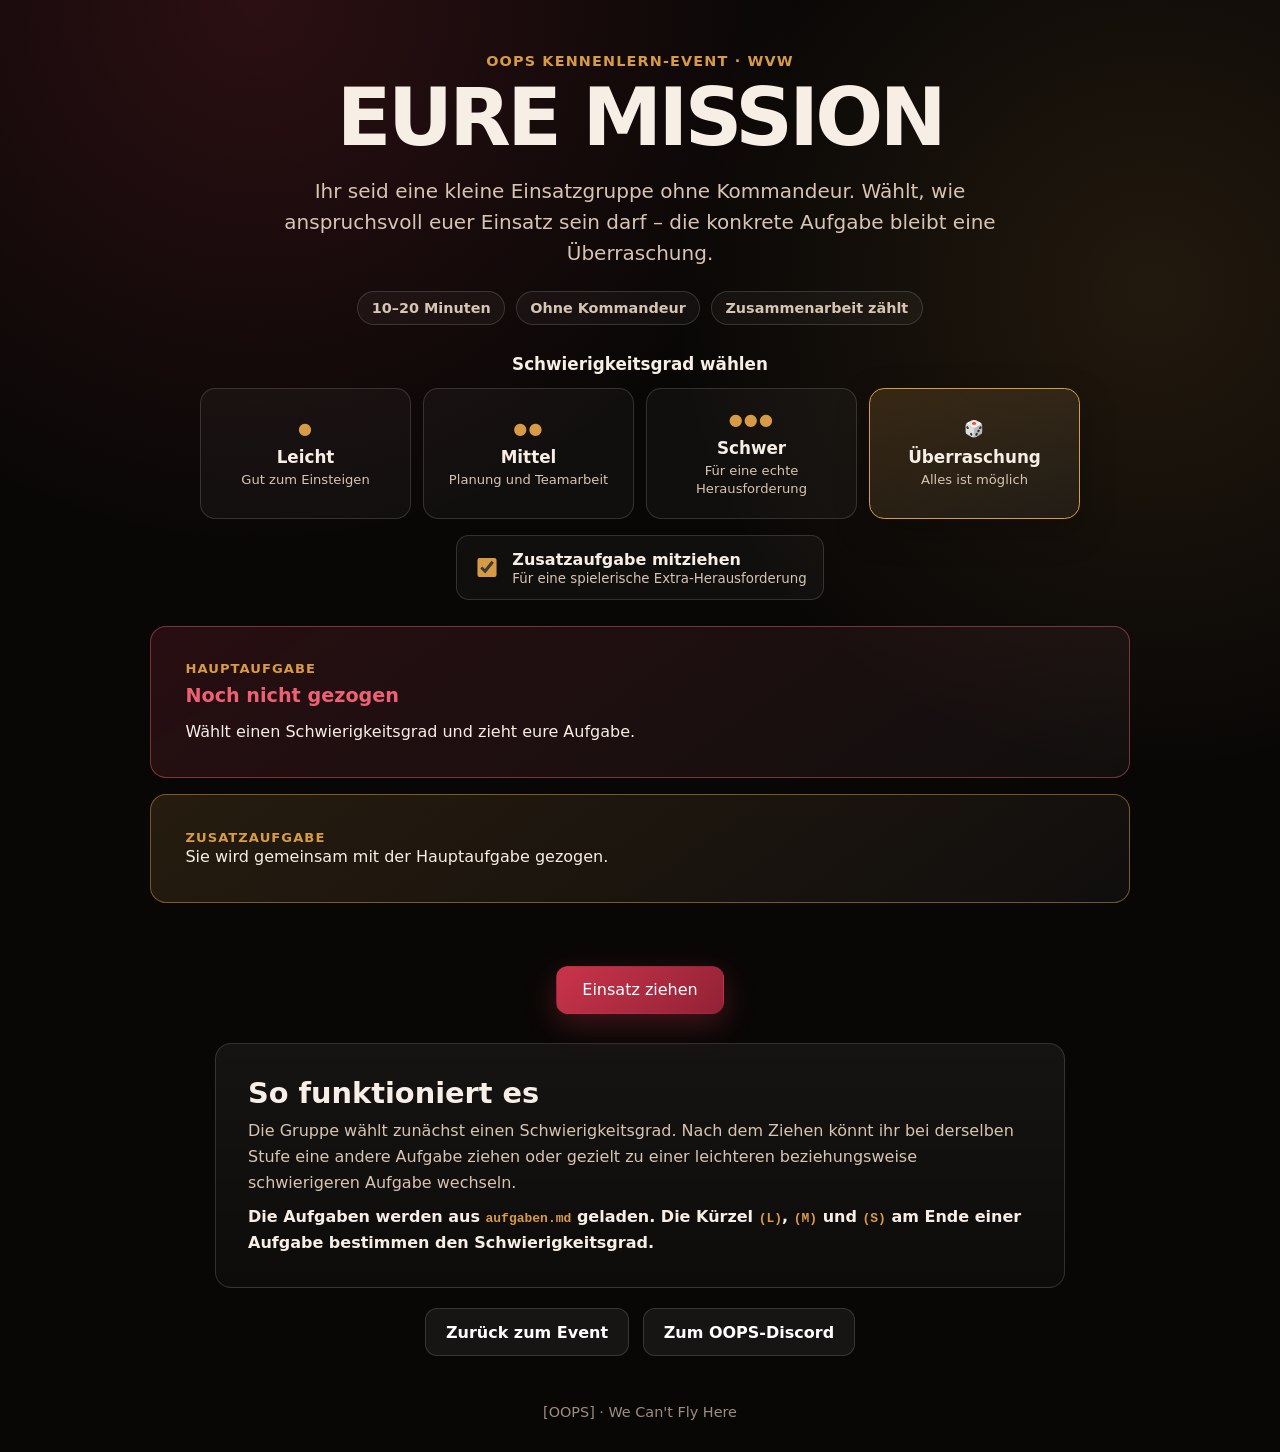
<file: aufgaben.html>
<!doctype html>
<html lang="de">
<head>
  <meta charset="utf-8">
  <meta name="viewport" content="width=device-width, initial-scale=1">
  <meta name="description" content="Zufällige WvW-Gruppenaufgaben für das OOPS Kennenlern-Event.">
  <meta name="theme-color" content="#120b09">
  <title>[OOPS] Einsatzgruppen-Aufgabe</title>
  <link rel="stylesheet" href="styles.css">
  <link rel="stylesheet" href="aufgaben.css">
  <script src="aufgaben.js" defer></script>
</head>
<body>
  <main>
    <section class="hero task-page" id="task-page" aria-labelledby="task-title">
      <div class="eyebrow">OOPS Kennenlern-Event · WvW</div>
      <h1 id="task-title">Eure Mission</h1>

      <div class="before-draw">
        <p class="intro">Ihr seid eine kleine Einsatzgruppe ohne Kommandeur. Wählt, wie anspruchsvoll euer Einsatz sein darf – die konkrete Aufgabe bleibt eine Überraschung.</p>

        <div class="task-rules" aria-label="Rahmenbedingungen">
          <span>10–20 Minuten</span>
          <span>Ohne Kommandeur</span>
          <span>Zusammenarbeit zählt</span>
        </div>

        <fieldset class="difficulty-picker">
          <legend>Schwierigkeitsgrad wählen</legend>
          <div class="difficulty-options">
            <label class="difficulty-option difficulty-easy">
              <input type="radio" name="difficulty" value="L">
              <span class="difficulty-symbol" aria-hidden="true">●</span>
              <strong>Leicht</strong>
              <small>Gut zum Einsteigen</small>
            </label>
            <label class="difficulty-option difficulty-medium">
              <input type="radio" name="difficulty" value="M">
              <span class="difficulty-symbol" aria-hidden="true">●●</span>
              <strong>Mittel</strong>
              <small>Planung und Teamarbeit</small>
            </label>
            <label class="difficulty-option difficulty-hard">
              <input type="radio" name="difficulty" value="S">
              <span class="difficulty-symbol" aria-hidden="true">●●●</span>
              <strong>Schwer</strong>
              <small>Für eine echte Herausforderung</small>
            </label>
            <label class="difficulty-option difficulty-random">
              <input type="radio" name="difficulty" value="random" checked>
              <span class="difficulty-symbol" aria-hidden="true">🎲</span>
              <strong>Überraschung</strong>
              <small>Alles ist möglich</small>
            </label>
          </div>
        </fieldset>

        <label class="bonus-toggle">
          <input type="checkbox" id="include-bonus" checked>
          <span>
            <strong>Zusatzaufgabe mitziehen</strong>
            <small>Für eine spielerische Extra-Herausforderung</small>
          </span>
        </label>
      </div>

      <section class="mission-panel" aria-live="polite" aria-atomic="true">
        <div class="mission-card main-mission-card">
          <div class="mission-heading">
            <p class="mission-label">Hauptaufgabe</p>
            <span class="difficulty-badge" id="difficulty-badge" hidden></span>
          </div>
          <p class="mission-category" id="category">Noch nicht gezogen</p>
          <p class="mission-text" id="main-task">Wählt einen Schwierigkeitsgrad und zieht eure Aufgabe.</p>
        </div>

        <div class="mission-card bonus-card" id="bonus-card">
          <p class="mission-label">Zusatzaufgabe</p>
          <p class="mission-text" id="bonus-task">Sie wird gemeinsam mit der Hauptaufgabe gezogen.</p>
        </div>

        <div class="mission-guidance" hidden>
          <p>Passt Ziel, Karte oder Feste gemeinsam an die aktuelle Spielsituation an. Ein guter Plan, klare Rollen und Zusammenarbeit sind wichtiger als ein perfekter Erfolg.</p>
        </div>

        <p class="mission-time" hidden>Plant für euren Einsatz etwa 15 Minuten ein.</p>
        <p id="task-status" class="status" role="status"></p>
      </section>

      <div class="actions task-actions before-draw">
        <button class="button primary" id="draw-task" type="button">Einsatz ziehen</button>
      </div>

      <div class="actions task-actions after-draw" hidden>
        <button class="button secondary difficulty-action" id="draw-easier" type="button">Leichter</button>
        <button class="button primary" id="draw-again" type="button">Andere Aufgabe</button>
        <button class="button secondary difficulty-action" id="draw-harder" type="button">Schwieriger</button>
        <button class="button secondary" id="copy-task" type="button">Aufgabe kopieren</button>
        <button class="button text-button" id="change-selection" type="button">Auswahl ändern</button>
      </div>

      <div class="event-info compact-info before-draw">
        <h2>So funktioniert es</h2>
        <p>Die Gruppe wählt zunächst einen Schwierigkeitsgrad. Nach dem Ziehen könnt ihr bei derselben Stufe eine andere Aufgabe ziehen oder gezielt zu einer leichteren beziehungsweise schwierigeren Aufgabe wechseln.</p>
        <p class="note">Die Aufgaben werden aus <code>aufgaben.md</code> geladen. Die Kürzel <code>(L)</code>, <code>(M)</code> und <code>(S)</code> am Ende einer Aufgabe bestimmen den Schwierigkeitsgrad.</p>
      </div>

      <div class="actions back-link before-draw">
        <a class="button secondary" href="index.html">Zurück zum Event</a>
        <a class="button secondary" href="https://discord.gg/EwYqEqCdZz" target="_blank" rel="noopener noreferrer">Zum OOPS-Discord</a>
      </div>
    </section>
  </main>
  <footer><span>[OOPS] · We Can't Fly Here</span></footer>
</body>
</html>
</file>
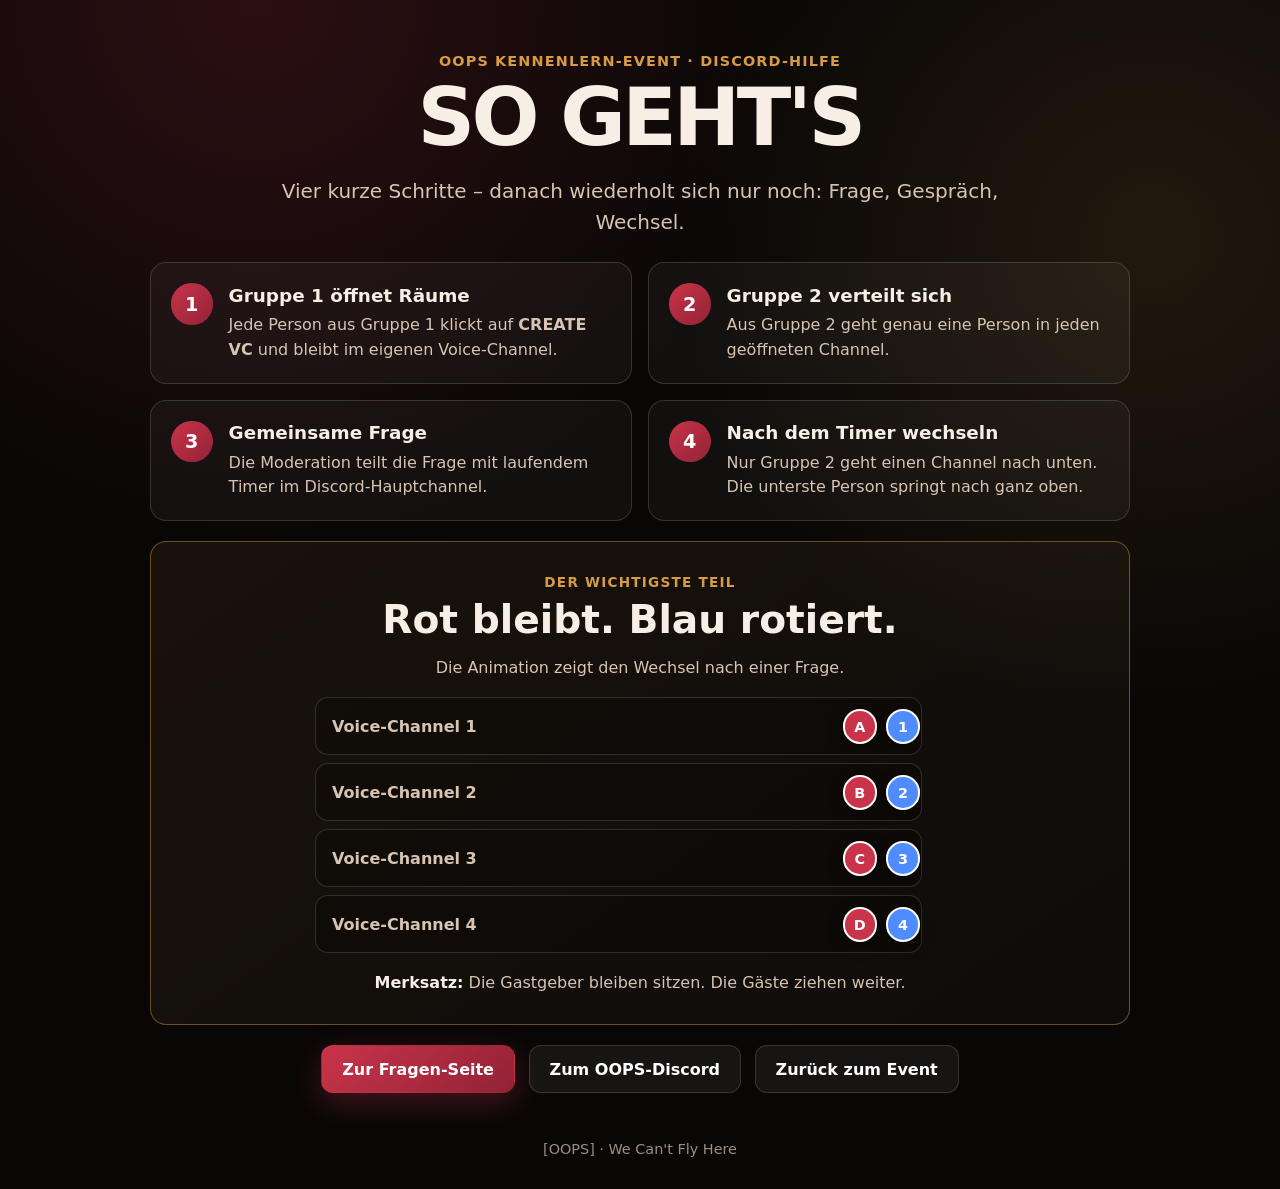
<file: fragen-help.html>
<!doctype html>
<html lang="de">
<head>
  <meta charset="utf-8">
  <meta name="viewport" content="width=device-width, initial-scale=1">
  <meta name="description" content="Kurze Erklärung des OOPS Member-Speeddatings im Discord.">
  <meta name="theme-color" content="#120b09">
  <title>[OOPS] So funktioniert das Member-Speeddating</title>
  <link rel="stylesheet" href="styles.css">
  <link rel="stylesheet" href="fragen.css">
</head>
<body>
  <main>
    <section class="hero question-page help-page" aria-labelledby="page-title">
      <div class="eyebrow">OOPS Kennenlern-Event · Discord-Hilfe</div>
      <h1 id="page-title">So geht's</h1>
      <p class="intro">Vier kurze Schritte – danach wiederholt sich nur noch: Frage, Gespräch, Wechsel.</p>

      <div class="method-steps">
        <article class="method-step">
          <span class="step-number">1</span>
          <div>
            <h2>Gruppe 1 öffnet Räume</h2>
            <p>Jede Person aus Gruppe 1 klickt auf <strong>CREATE VC</strong> und bleibt im eigenen Voice-Channel.</p>
          </div>
        </article>
        <article class="method-step">
          <span class="step-number">2</span>
          <div>
            <h2>Gruppe 2 verteilt sich</h2>
            <p>Aus Gruppe 2 geht genau eine Person in jeden geöffneten Channel.</p>
          </div>
        </article>
        <article class="method-step">
          <span class="step-number">3</span>
          <div>
            <h2>Gemeinsame Frage</h2>
            <p>Die Moderation teilt die Frage mit laufendem Timer im Discord-Hauptchannel.</p>
          </div>
        </article>
        <article class="method-step">
          <span class="step-number">4</span>
          <div>
            <h2>Nach dem Timer wechseln</h2>
            <p>Nur Gruppe 2 geht einen Channel nach unten. Die unterste Person springt nach ganz oben.</p>
          </div>
        </article>
      </div>

      <section class="rotation-demo" aria-labelledby="rotation-title">
        <p class="rotation-kicker">Der wichtigste Teil</p>
        <h2 id="rotation-title">Rot bleibt. Blau rotiert.</h2>
        <p class="rotation-intro">Die Animation zeigt den Wechsel nach einer Frage.</p>

        <div class="discord-channel-demo" aria-label="Animierte Darstellung von vier Voice-Channels">
          <div class="demo-channel"><span>Voice-Channel 1</span><b class="host-token">A</b></div>
          <div class="demo-channel"><span>Voice-Channel 2</span><b class="host-token">B</b></div>
          <div class="demo-channel"><span>Voice-Channel 3</span><b class="host-token">C</b></div>
          <div class="demo-channel"><span>Voice-Channel 4</span><b class="host-token">D</b></div>

          <b class="guest-token guest-1">1</b>
          <b class="guest-token guest-2">2</b>
          <b class="guest-token guest-3">3</b>
          <b class="guest-token guest-4">4</b>
        </div>

        <p class="rotation-summary">
          <strong>Merksatz:</strong> Die Gastgeber bleiben sitzen. Die Gäste ziehen weiter.
        </p>
      </section>

      <div class="actions back-link">
        <a class="button primary" href="fragen.html">Zur Fragen-Seite</a>
        <a class="button secondary" href="https://discord.gg/EwYqEqCdZz" target="_blank" rel="noopener noreferrer">Zum OOPS-Discord</a>
        <a class="button secondary" href="index.html">Zurück zum Event</a>
      </div>
    </section>
  </main>

  <footer><span>[OOPS] · We Can't Fly Here</span></footer>
</body>
</html>
</file>
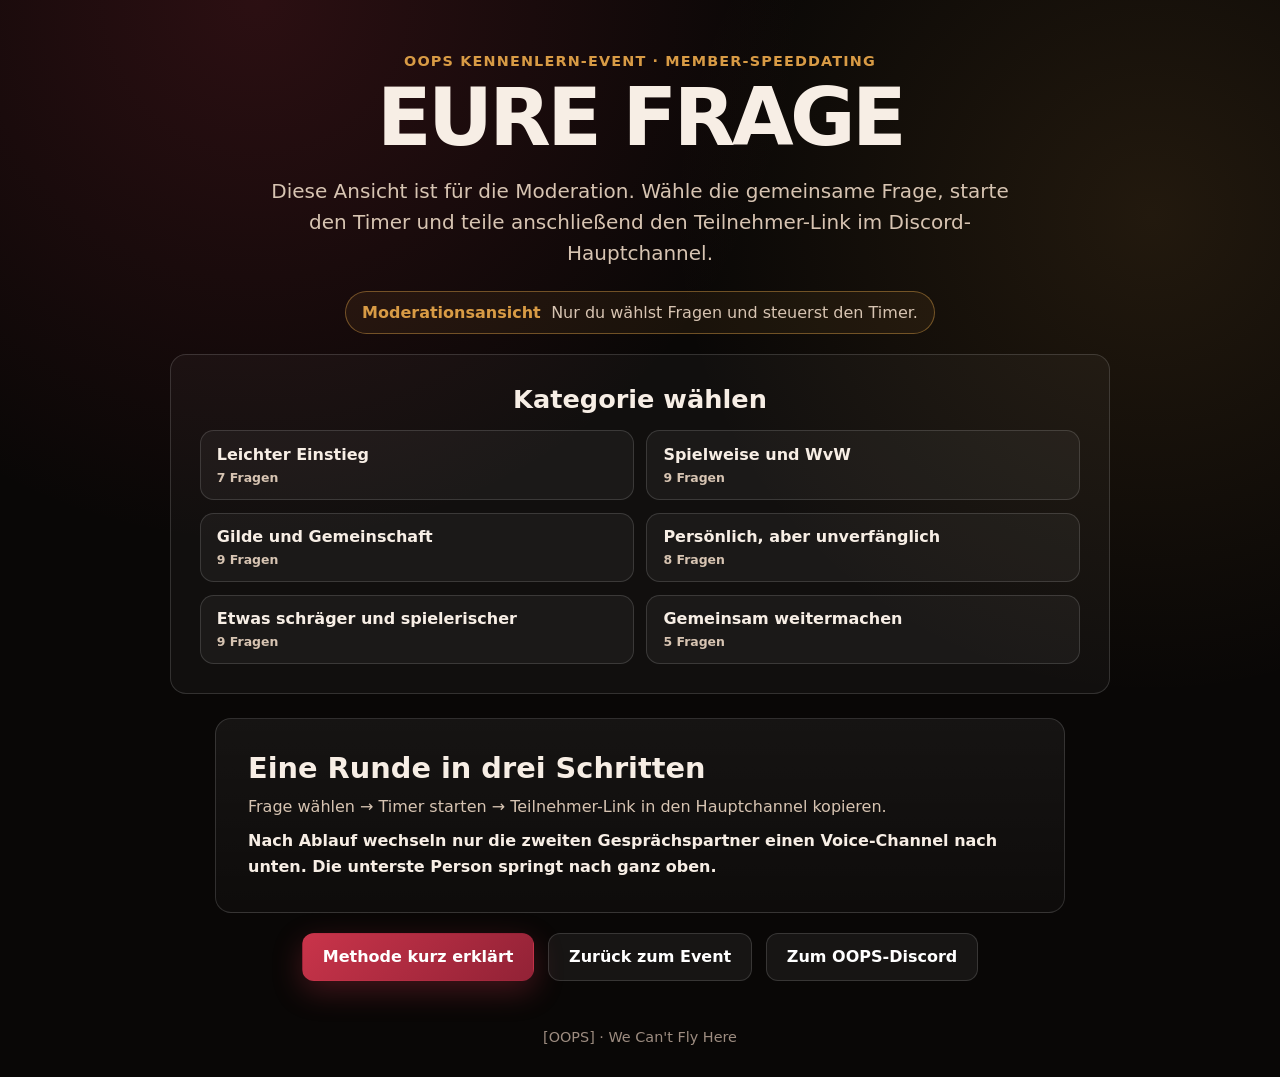
<file: fragen.html>
<!doctype html>
<html lang="de">
<head>
  <meta charset="utf-8">
  <meta name="viewport" content="width=device-width, initial-scale=1">
  <meta name="description" content="Gemeinsame Gesprächsfragen und Timer für das OOPS Member-Speeddating.">
  <meta name="theme-color" content="#120b09">
  <title>[OOPS] Speeddating-Frage</title>
  <link rel="stylesheet" href="styles.css">
  <link rel="stylesheet" href="fragen.css">
  <script src="fragen.js" defer></script>
</head>
<body>
  <main>
    <section class="hero question-page" id="question-page" aria-labelledby="page-title">
      <div class="eyebrow">OOPS Kennenlern-Event · Member-Speeddating</div>
      <h1 id="page-title">Eure Frage</h1>

      <div class="before-question">
        <p class="intro">
          Diese Ansicht ist für die Moderation. Wähle die gemeinsame Frage,
          starte den Timer und teile anschließend den Teilnehmer-Link im Discord-Hauptchannel.
        </p>

        <div class="role-note" role="note">
          <strong>Moderationsansicht</strong>
          <span>Nur du wählst Fragen und steuerst den Timer.</span>
        </div>

        <div class="category-panel" aria-labelledby="category-title">
          <h2 id="category-title">Kategorie wählen</h2>
          <div class="category-buttons" id="category-buttons"></div>
        </div>

        <div class="event-info compact-info">
          <h2>Eine Runde in drei Schritten</h2>
          <p>Frage wählen → Timer starten → Teilnehmer-Link in den Hauptchannel kopieren.</p>
          <p class="note">
            Nach Ablauf wechseln nur die zweiten Gesprächspartner einen Voice-Channel nach unten.
            Die unterste Person springt nach ganz oben.
          </p>
        </div>

        <div class="actions back-link">
          <a class="button primary" href="fragen-help.html">Methode kurz erklärt</a>
          <a class="button secondary" href="index.html">Zurück zum Event</a>
          <a class="button secondary" href="https://discord.gg/EwYqEqCdZz" target="_blank" rel="noopener noreferrer">Zum OOPS-Discord</a>
        </div>
      </div>

      <section class="participant-waiting" id="participant-waiting" hidden aria-live="polite">
        <p class="question-label">Member-Speeddating</p>
        <h2>Wartet auf die nächste Frage</h2>
        <p id="participant-waiting-text">
          Die Moderation veröffentlicht den Link zur gemeinsamen Frage im Discord-Hauptchannel.
        </p>
        <a class="button secondary" href="fragen-help.html">Wie funktioniert der Wechsel?</a>
      </section>

      <section class="question-result" aria-live="polite" hidden>
        <article class="question-card">
          <p class="question-label">Gesprächsrunde</p>
          <p class="question-category" id="question-category"></p>
          <p class="question-text" id="question-text"></p>
        </article>

        <div class="question-guidance">
          <p>
            Hört einander zu, fragt gern nach und sucht nach Gemeinsamkeiten.
            Jede Person darf eine Antwort auch kurz halten oder passen.
          </p>
        </div>

        <section class="timer-panel" aria-labelledby="timer-title">
          <h2 id="timer-title">Gesprächszeit</h2>

          <div class="timer-setup" id="timer-setup" data-moderator-only>
            <p>Timer starten:</p>
            <div class="timer-options" aria-label="Gesprächsdauer wählen">
              <button class="button timer-choice" type="button" data-minutes="1">1 Minute</button>
              <button class="button timer-choice" type="button" data-minutes="2">2 Minuten</button>
              <button class="button timer-choice" type="button" data-minutes="3">3 Minuten</button>
              <button class="button timer-choice" type="button" data-minutes="5">5 Minuten</button>
            </div>
          </div>

          <p class="timer-waiting" id="timer-waiting" hidden>
            Wartet auf den Start der Gesprächsrunde.
          </p>

          <div class="timer-running" id="timer-running" hidden>
            <div class="timer-display" id="timer-display" aria-live="off">03:00</div>
            <div class="timer-track" role="progressbar" aria-label="Verbleibende Gesprächszeit"
                 aria-valuemin="0" aria-valuemax="100" aria-valuenow="100">
              <div class="timer-progress" id="timer-progress"></div>
            </div>
            <button class="button secondary timer-stop" id="timer-stop" type="button" data-moderator-only>Timer stoppen</button>
          </div>
        </section>

        <section class="rotation-instruction" id="rotation-instruction" hidden aria-live="assertive">
          <p class="rotation-kicker">Zeit – jetzt wechseln!</p>
          <h2>Die zweite Gesprächsperson geht einen Channel nach unten.</h2>
          <p>
            Wer im untersten Voice-Channel ist, wechselt nach ganz oben.
            Gruppe 1 bleibt in ihren Channels. Wartet danach auf die nächste Frage im Hauptchannel.
          </p>
          <div class="mini-rotation" aria-hidden="true">
            <span>1 ↓</span><span>2 ↓</span><span>…</span><span>letzte ↟ nach oben</span>
          </div>
        </section>

        <p id="question-status" class="status" role="status"></p>

        <div class="actions question-actions" data-moderator-only>
          <button class="button primary" id="draw-again" type="button">Andere Frage dieser Kategorie</button>
          <button class="button secondary" id="choose-category" type="button">Andere Kategorie</button>
          <button class="button secondary" id="copy-link" type="button">Teilnehmer-Link kopieren</button>
        </div>
      </section>

      <noscript>
        <div class="event-info">
          <p>Für Fragen und gemeinsamen Timer muss JavaScript aktiviert sein.</p>
        </div>
      </noscript>
    </section>
  </main>

  <footer><span>[OOPS] · We Can't Fly Here</span></footer>
</body>
</html>
</file>
<file: styles.css>
:root {
  color-scheme: dark;
  --bg: #090706;
  --panel: #17100d;
  --text: #f7eee5;
  --muted: #d7c4b2;
  --red: #c9344a;
  --red-light: #ee6074;
  --gold: #d89b45;
  --line: rgba(255,255,255,.14);
  --shadow: 0 24px 70px rgba(0,0,0,.5);
}

* { box-sizing: border-box; }
html { scroll-behavior: smooth; }
body {
  margin: 0;
  min-height: 100vh;
  font-family: Inter, ui-sans-serif, system-ui, -apple-system, BlinkMacSystemFont, "Segoe UI", sans-serif;
  color: var(--text);
  background:
    radial-gradient(circle at 20% 0%, rgba(201,52,74,.18), transparent 34rem),
    radial-gradient(circle at 90% 20%, rgba(216,155,69,.12), transparent 30rem),
    var(--bg);
}

main { padding: clamp(1rem, 4vw, 3.5rem) 1rem 2rem; }
.hero { width: min(1120px, 100%); margin: 0 auto; text-align: center; }
.eyebrow {
  display: inline-block;
  margin-bottom: .7rem;
  color: var(--gold);
  font-weight: 800;
  letter-spacing: .08em;
  text-transform: uppercase;
  font-size: clamp(.72rem, 1.8vw, .9rem);
}
h1 {
  margin: 0;
  font-size: clamp(2.4rem, 8vw, 5.7rem);
  line-height: .95;
  letter-spacing: -.045em;
  text-transform: uppercase;
}
.date {
  margin: .9rem 0 0;
  color: var(--red-light);
  font-size: clamp(1.15rem, 3vw, 1.65rem);
  font-weight: 850;
}
.intro {
  max-width: 760px;
  margin: 1rem auto 1.5rem;
  color: var(--muted);
  font-size: clamp(1rem, 2.2vw, 1.25rem);
  line-height: 1.55;
}
.actions {
  display: flex;
  flex-wrap: wrap;
  justify-content: center;
  gap: .8rem;
  margin-bottom: 1.6rem;
}
.button {
  display: inline-flex;
  min-height: 3rem;
  align-items: center;
  justify-content: center;
  padding: .8rem 1.25rem;
  border: 1px solid transparent;
  border-radius: .75rem;
  color: white;
  font-weight: 800;
  text-decoration: none;
  transition: transform .15s ease, filter .15s ease, border-color .15s ease;
}
.button:hover { transform: translateY(-2px); filter: brightness(1.08); }
.button:focus-visible { outline: 3px solid white; outline-offset: 3px; }
.primary { background: linear-gradient(135deg, var(--red), #922236); box-shadow: 0 10px 30px rgba(201,52,74,.3); }
.secondary { background: rgba(255,255,255,.06); border-color: var(--line); }
.flyer {
  margin: 0;
  padding: clamp(.35rem, 1vw, .7rem);
  border: 1px solid var(--line);
  border-radius: 1rem;
  background: rgba(255,255,255,.035);
  box-shadow: var(--shadow);
}
.flyer img {
  display: block;
  width: 100%;
  height: auto;
  border-radius: .65rem;
}
.event-info {
  margin: 1.5rem auto 0;
  padding: clamp(1.2rem, 3vw, 2rem);
  max-width: 850px;
  border: 1px solid var(--line);
  border-radius: 1rem;
  background: linear-gradient(180deg, rgba(255,255,255,.055), rgba(255,255,255,.025));
  text-align: left;
}
.event-info h2 { margin: 0 0 .55rem; font-size: clamp(1.35rem, 3vw, 1.8rem); }
.event-info p { margin: .55rem 0 0; color: var(--muted); line-height: 1.6; }
.event-info .note { color: var(--text); font-weight: 650; }
footer { padding: 1rem 1rem 2rem; color: #9d8c80; text-align: center; font-size: .9rem; }

.sound-toggle {
  position: fixed;
  z-index: 20;
  top: max(1rem, env(safe-area-inset-top));
  right: max(1rem, env(safe-area-inset-right));
  display: inline-flex;
  min-height: 2.75rem;
  align-items: center;
  gap: .55rem;
  padding: .62rem .8rem;
  border: 1px solid var(--line);
  border-radius: 999px;
  color: var(--text);
  background: rgba(23,16,13,.9);
  box-shadow: 0 8px 28px rgba(0,0,0,.35);
  backdrop-filter: blur(12px);
  cursor: pointer;
  font: inherit;
  font-size: .9rem;
  font-weight: 800;
  transition: transform .15s ease, border-color .15s ease, background .15s ease;
}
.sound-toggle:hover { transform: translateY(-2px); background: rgba(35,24,20,.96); }
.sound-toggle:focus-visible { outline: 3px solid white; outline-offset: 3px; }
.sound-toggle img {
  width: 1.35rem;
  height: 1.35rem;
  filter: invert(1);
}
.sound-toggle.is-muted img { opacity: .6; }
.sound-toggle.needs-start { border-color: var(--gold); }

@media (max-width: 520px) {
  .actions { display: grid; grid-template-columns: 1fr; }
  .button { width: 100%; }
  .sound-toggle {
    top: max(.65rem, env(safe-area-inset-top));
    right: max(.65rem, env(safe-area-inset-right));
    padding: .65rem;
  }
  .sound-toggle-label {
    position: absolute;
    width: 1px;
    height: 1px;
    padding: 0;
    margin: -1px;
    overflow: hidden;
    clip: rect(0, 0, 0, 0);
    white-space: nowrap;
    border: 0;
  }
}

@media (prefers-reduced-motion: reduce) {
  html { scroll-behavior: auto; }
  .button,
  .sound-toggle { transition: none; }
}
</file>
<file: aufgaben.css>
button.button {
  cursor: pointer;
  font: inherit;
}

button.button:disabled {
  cursor: not-allowed;
  opacity: .45;
  transform: none;
}

.task-page {
  max-width: 980px;
}

.task-page h1 {
  margin-bottom: 1.25rem;
  font-size: clamp(2.7rem, 8vw, 5rem);
}

.task-page .intro {
  margin-top: 0;
  margin-bottom: 1.35rem;
}

.task-rules {
  display: flex;
  flex-wrap: wrap;
  justify-content: center;
  gap: .65rem;
  margin: 0 auto 1.8rem;
}

.task-rules span {
  padding: .5rem .85rem;
  border: 1px solid var(--line);
  border-radius: 999px;
  color: var(--muted);
  background: rgba(255,255,255,.04);
  font-size: .9rem;
  font-weight: 750;
}

.difficulty-picker {
  max-width: 880px;
  margin: 0 auto 1rem;
  padding: 0;
  border: 0;
}

.difficulty-picker legend {
  width: 100%;
  margin-bottom: .9rem;
  font-size: 1.05rem;
  font-weight: 850;
  text-align: center;
}

.difficulty-options {
  display: grid;
  grid-template-columns: repeat(4, minmax(0, 1fr));
  gap: .75rem;
}

.difficulty-option {
  position: relative;
  display: grid;
  gap: .25rem;
  min-height: 8.2rem;
  align-content: center;
  padding: 1rem .75rem;
  border: 1px solid var(--line);
  border-radius: .95rem;
  background: rgba(255,255,255,.035);
  cursor: pointer;
  transition: transform .15s ease, border-color .15s ease, background .15s ease;
}

.difficulty-option:hover {
  transform: translateY(-2px);
  border-color: rgba(255,255,255,.32);
}

.difficulty-option:has(input:focus-visible) {
  outline: 3px solid white;
  outline-offset: 3px;
}

.difficulty-option:has(input:checked) {
  border-color: var(--gold);
  background: linear-gradient(145deg, rgba(216,155,69,.18), rgba(255,255,255,.05));
  box-shadow: 0 12px 35px rgba(0,0,0,.25);
}

.difficulty-option input {
  position: absolute;
  inline-size: 1px;
  block-size: 1px;
  opacity: 0;
}

.difficulty-symbol {
  min-height: 1.5rem;
  color: var(--gold);
  font-size: 1rem;
  letter-spacing: .08em;
}

.difficulty-option strong {
  font-size: 1.05rem;
}

.difficulty-option small {
  color: var(--muted);
  font-size: .82rem;
  line-height: 1.35;
}

.bonus-toggle {
  display: flex;
  gap: .8rem;
  align-items: center;
  width: fit-content;
  max-width: 100%;
  margin: 1rem auto 1.6rem;
  padding: .85rem 1rem;
  border: 1px solid var(--line);
  border-radius: .8rem;
  background: rgba(255,255,255,.035);
  text-align: left;
  cursor: pointer;
}

.bonus-toggle input {
  width: 1.2rem;
  height: 1.2rem;
  accent-color: var(--gold);
}

.bonus-toggle span {
  display: grid;
  gap: .1rem;
}

.bonus-toggle small {
  color: var(--muted);
}

.mission-panel {
  display: grid;
  gap: 1rem;
  margin: 1.25rem auto 1.5rem;
  text-align: left;
}

.mission-card {
  padding: clamp(1.35rem, 4vw, 2.15rem);
  border: 1px solid rgba(238,96,116,.45);
  border-radius: 1rem;
  background: linear-gradient(145deg, rgba(201,52,74,.16), rgba(255,255,255,.035));
  box-shadow: var(--shadow);
}

.bonus-card {
  border-color: rgba(216,155,69,.5);
  background: linear-gradient(145deg, rgba(216,155,69,.14), rgba(255,255,255,.03));
}

.mission-heading {
  display: flex;
  flex-wrap: wrap;
  justify-content: space-between;
  gap: .6rem;
  align-items: center;
  margin-bottom: .5rem;
}

.mission-label {
  margin: 0;
  color: var(--gold);
  font-size: .82rem;
  font-weight: 850;
  letter-spacing: .08em;
  text-transform: uppercase;
}

.difficulty-badge {
  padding: .35rem .65rem;
  border: 1px solid currentColor;
  border-radius: 999px;
  font-size: .82rem;
  font-weight: 850;
  letter-spacing: .03em;
}

.difficulty-badge.easy { color: #9ed59e; }
.difficulty-badge.medium { color: var(--gold); }
.difficulty-badge.hard { color: var(--red-light); }

.mission-category {
  margin: 0 0 .8rem;
  color: var(--red-light);
  font-size: clamp(1rem, 2.3vw, 1.2rem);
  font-weight: 850;
}

.mission-text {
  margin: 0;
  font-size: clamp(1.2rem, 3vw, 1.65rem);
  line-height: 1.45;
  font-weight: 760;
}

.mission-guidance {
  padding: 1.2rem 1.35rem;
  border: 1px solid var(--line);
  border-radius: .9rem;
  background: rgba(255,255,255,.045);
  color: var(--muted);
}

.mission-guidance p {
  margin: 0;
  font-size: clamp(1rem, 2vw, 1.12rem);
  line-height: 1.6;
}

.mission-time {
  margin: .25rem 0 0;
  color: var(--text);
  font-size: clamp(1.2rem, 3vw, 1.65rem);
  font-weight: 850;
  text-align: center;
}

.status {
  min-height: 1.4rem;
  margin: 0;
  color: var(--muted);
  text-align: center;
}

.task-actions {
  gap: .75rem;
  margin: 1.25rem 0 1.8rem;
}

.task-actions .button {
  min-width: 10.5rem;
}

.task-actions .text-button {
  border-color: transparent;
  background: transparent;
  color: var(--muted);
}

.compact-info {
  margin-top: 0;
}

.compact-info code {
  color: var(--gold);
}

.back-link {
  gap: .85rem;
  margin: 1.25rem 0 0;
}

.mission-drawn .before-draw {
  display: none;
}

.mission-drawn .mission-panel {
  gap: 1.15rem;
  margin-top: .25rem;
}

.mission-drawn .mission-card {
  border-width: 2px;
}

.mission-drawn .main-mission-card {
  box-shadow: 0 22px 65px rgba(201,52,74,.23);
}

.mission-drawn .bonus-card {
  box-shadow: 0 18px 55px rgba(216,155,69,.16);
}

.mission-drawn .task-actions {
  margin-top: 1.5rem;
  margin-bottom: 0;
}

body:has(.mission-drawn) footer {
  display: none;
}

[hidden] {
  display: none !important;
}

.task-page:not(.mission-drawn) .mission-panel {
  margin-top: 1rem;
}

.task-page:not(.mission-drawn) .mission-card {
  box-shadow: none;
}

.task-page:not(.mission-drawn) .mission-text {
  font-size: 1rem;
  font-weight: 500;
}

.mission-drawn h1 {
  margin-bottom: 1.6rem;
}

.mission-drawn .mission-panel {
  margin-bottom: 1rem;
}

.mission-drawn .mission-guidance {
  margin-top: .1rem;
}

.mission-drawn .mission-time {
  margin: .55rem 0 .15rem;
}

.mission-drawn .task-actions {
  justify-content: center;
}

@media (max-width: 760px) {
  .difficulty-options {
    grid-template-columns: repeat(2, minmax(0, 1fr));
  }
}

@media (max-width: 620px) {
  .task-page h1 {
    margin-bottom: 1rem;
  }

  .mission-panel {
    gap: .8rem;
  }

  .task-actions {
    display: grid;
    grid-template-columns: repeat(2, minmax(0, 1fr));
  }

  .task-actions .button {
    width: 100%;
    min-width: 0;
  }

  .task-actions .text-button,
  .task-actions .primary {
    grid-column: 1 / -1;
  }
}

@media (max-width: 430px) {
  .difficulty-options,
  .task-actions {
    grid-template-columns: 1fr;
  }

  .task-actions .text-button,
  .task-actions .primary {
    grid-column: auto;
  }
}

@media (prefers-reduced-motion: reduce) {
  .difficulty-option {
    transition: none;
  }
}
</file>
<file: fragen.css>
button.button {
  cursor: pointer;
  font: inherit;
}

button.button:disabled {
  cursor: wait;
  opacity: .55;
}

[hidden] {
  display: none !important;
}

.question-page {
  max-width: 940px;
}

.question-page h1 {
  margin-bottom: 1.25rem;
  font-size: clamp(2.7rem, 8vw, 5rem);
}

.question-page .intro {
  margin-top: 0;
  margin-bottom: 1.35rem;
}

.role-note {
  display: flex;
  align-items: center;
  justify-content: center;
  gap: .65rem;
  width: fit-content;
  max-width: 100%;
  margin: 0 auto 1.25rem;
  padding: .7rem 1rem;
  border: 1px solid rgba(216,155,69,.45);
  border-radius: 999px;
  background: rgba(216,155,69,.08);
  color: var(--muted);
}

.role-note strong {
  color: var(--gold);
}

.category-panel {
  margin: 0 auto 1.5rem;
  padding: clamp(1.25rem, 3vw, 1.8rem);
  border: 1px solid var(--line);
  border-radius: 1rem;
  background: rgba(255,255,255,.035);
  text-align: left;
}

.category-panel h2 {
  margin: 0 0 1rem;
  font-size: clamp(1.25rem, 3vw, 1.6rem);
  text-align: center;
}

.category-buttons {
  display: grid;
  grid-template-columns: repeat(2, minmax(0, 1fr));
  gap: .8rem;
}

.category-choice {
  min-height: 4.3rem;
  padding: .85rem 1rem;
  border: 1px solid var(--line);
  border-radius: .85rem;
  color: var(--text);
  background: rgba(255,255,255,.045);
  font: inherit;
  font-weight: 800;
  line-height: 1.25;
  text-align: left;
  cursor: pointer;
  transition: transform .15s ease, border-color .15s ease, background .15s ease;
}

.category-choice:hover {
  transform: translateY(-2px);
  border-color: rgba(216,155,69,.6);
  background: rgba(216,155,69,.09);
}

.category-choice:focus-visible {
  outline: 3px solid white;
  outline-offset: 3px;
}

.category-choice small {
  display: block;
  margin-top: .3rem;
  color: var(--muted);
  font-size: .78rem;
  font-weight: 600;
}

.compact-info {
  margin-top: 0;
}

.back-link {
  gap: .85rem;
  margin: 1.25rem 0 0;
}

.question-result {
  margin-top: .35rem;
}

.question-card {
  padding: clamp(1.5rem, 5vw, 2.6rem);
  border: 2px solid rgba(238,96,116,.55);
  border-radius: 1.1rem;
  background:
    radial-gradient(circle at 10% 0%, rgba(201,52,74,.19), transparent 25rem),
    linear-gradient(145deg, rgba(201,52,74,.13), rgba(255,255,255,.035));
  box-shadow: 0 22px 65px rgba(201,52,74,.22);
  text-align: left;
}

.question-label {
  margin: 0 0 .55rem;
  color: var(--gold);
  font-size: .82rem;
  font-weight: 900;
  letter-spacing: .09em;
  text-transform: uppercase;
}

.question-category {
  margin: 0 0 1rem;
  color: var(--red-light);
  font-size: clamp(1rem, 2.2vw, 1.2rem);
  font-weight: 850;
}

.question-text {
  margin: 0;
  font-size: clamp(1.65rem, 4.5vw, 2.55rem);
  line-height: 1.3;
  font-weight: 850;
  letter-spacing: -.015em;
}

.question-guidance {
  margin-top: 1rem;
  padding: 1.1rem 1.3rem;
  border: 1px solid var(--line);
  border-radius: .9rem;
  background: rgba(255,255,255,.045);
  color: var(--muted);
  text-align: left;
}

.question-guidance p {
  margin: 0;
  font-size: clamp(1rem, 2vw, 1.1rem);
  line-height: 1.6;
}

.status {
  min-height: 1.5rem;
  margin: .55rem 0 0;
  color: var(--muted);
  text-align: center;
}

.question-actions {
  gap: .8rem;
  margin: 1.25rem 0 0;
}

.question-actions .button {
  min-width: 12rem;
}

.question-shown .before-question {
  display: none;
}

body:has(.question-shown) footer,
body.participant-view footer {
  display: none;
}

body.participant-view .before-question,
body.participant-view [data-moderator-only] {
  display: none !important;
}

.participant-waiting {
  max-width: 760px;
  margin: 1rem auto 0;
  padding: clamp(1.5rem, 5vw, 2.6rem);
  border: 1px solid var(--line);
  border-radius: 1rem;
  background: linear-gradient(145deg, rgba(216,155,69,.09), rgba(255,255,255,.035));
  text-align: center;
}

.participant-waiting h2 {
  margin: .35rem 0 .75rem;
  font-size: clamp(1.6rem, 4vw, 2.3rem);
}

.participant-waiting p:not(.question-label) {
  margin: 0 auto 1.2rem;
  max-width: 620px;
  color: var(--muted);
  line-height: 1.6;
}

.timer-panel {
  margin-top: 1rem;
  padding: 1.15rem 1.3rem;
  border: 1px solid var(--line);
  border-radius: .95rem;
  background: rgba(255,255,255,.04);
}

.timer-panel h2 {
  margin: 0 0 .85rem;
  font-size: clamp(1.15rem, 2.8vw, 1.45rem);
}

.timer-setup p,
.timer-waiting {
  margin: 0 0 .75rem;
  color: var(--muted);
}

.timer-options {
  display: flex;
  flex-wrap: wrap;
  justify-content: center;
  gap: .7rem;
}

.timer-choice {
  min-width: 8.5rem;
  background: rgba(255,255,255,.055);
  border-color: var(--line);
}

.timer-running {
  text-align: center;
}

.timer-display {
  margin-bottom: .75rem;
  font-size: clamp(2.4rem, 8vw, 4.4rem);
  line-height: 1;
  font-weight: 950;
  letter-spacing: -.035em;
  font-variant-numeric: tabular-nums;
}

.timer-track {
  width: 100%;
  height: 1rem;
  overflow: hidden;
  border: 1px solid var(--line);
  border-radius: 999px;
  background: rgba(255,255,255,.07);
}

.timer-progress {
  width: 100%;
  height: 100%;
  border-radius: inherit;
  background: linear-gradient(90deg, var(--red), var(--gold));
  transform-origin: left center;
  transition: width .25s linear;
}

.timer-stop {
  margin-top: .9rem;
}

.rotation-instruction {
  margin-top: 1rem;
  padding: clamp(1.35rem, 4vw, 2rem);
  border: 2px solid var(--red-light);
  border-radius: 1rem;
  background:
    radial-gradient(circle at 50% 0%, rgba(238,96,116,.2), transparent 24rem),
    rgba(201,52,74,.08);
  box-shadow: 0 0 45px rgba(201,52,74,.28);
  text-align: center;
}

.rotation-kicker {
  margin: 0 0 .45rem;
  color: var(--gold);
  font-size: .85rem;
  font-weight: 900;
  letter-spacing: .09em;
  text-transform: uppercase;
}

.rotation-instruction h2 {
  margin: 0 auto .7rem;
  max-width: 760px;
  font-size: clamp(1.45rem, 4vw, 2.15rem);
  line-height: 1.25;
}

.rotation-instruction > p:not(.rotation-kicker) {
  margin: 0 auto;
  max-width: 760px;
  color: var(--muted);
  line-height: 1.55;
}

.mini-rotation {
  display: flex;
  flex-wrap: wrap;
  justify-content: center;
  gap: .55rem;
  margin-top: 1rem;
}

.mini-rotation span {
  padding: .45rem .7rem;
  border: 1px solid var(--line);
  border-radius: .65rem;
  background: rgba(255,255,255,.055);
  font-weight: 850;
}

body.timer-finished {
  animation: page-alert .8s ease-in-out 3;
}

body.timer-finished .timer-panel {
  border-color: var(--red-light);
  box-shadow: 0 0 0 3px rgba(238,96,116,.18), 0 0 45px rgba(201,52,74,.35);
}

body.timer-finished .timer-display::after {
  content: " – Zeit!";
  color: var(--red-light);
}

@keyframes page-alert {
  0%, 100% { filter: none; }
  50% { filter: brightness(1.35) contrast(1.08); }
}

/* Methoden-Hilfe */
.help-page {
  max-width: 980px;
}

.method-steps {
  display: grid;
  grid-template-columns: repeat(2, minmax(0, 1fr));
  gap: 1rem;
  margin-top: 1.5rem;
  text-align: left;
}

.method-step {
  display: grid;
  grid-template-columns: auto 1fr;
  gap: 1rem;
  align-items: start;
  padding: 1.25rem;
  border: 1px solid var(--line);
  border-radius: 1rem;
  background: rgba(255,255,255,.04);
}

.step-number {
  display: inline-grid;
  width: 2.6rem;
  height: 2.6rem;
  place-items: center;
  border-radius: 50%;
  background: linear-gradient(135deg, var(--red), #922236);
  color: white;
  font-size: 1.2rem;
  font-weight: 900;
}

.method-step h2 {
  margin: .1rem 0 .45rem;
  font-size: 1.15rem;
}

.method-step p {
  margin: 0;
  color: var(--muted);
  line-height: 1.55;
}

.rotation-demo {
  margin-top: 1.25rem;
  padding: clamp(1.25rem, 4vw, 2rem);
  border: 1px solid rgba(216,155,69,.45);
  border-radius: 1rem;
  background: linear-gradient(145deg, rgba(216,155,69,.08), rgba(255,255,255,.025));
}

.rotation-demo h2 {
  margin: 0;
  font-size: clamp(1.7rem, 4vw, 2.45rem);
}

.rotation-intro,
.rotation-summary {
  color: var(--muted);
}

.discord-channel-demo {
  --row-height: 58px;
  position: relative;
  display: grid;
  gap: 8px;
  max-width: 650px;
  margin: 1.25rem auto;
  padding-right: 2.7rem;
}

.demo-channel {
  display: flex;
  min-height: var(--row-height);
  align-items: center;
  justify-content: space-between;
  padding: .65rem 4rem .65rem 1rem;
  border: 1px solid var(--line);
  border-radius: .8rem;
  background: rgba(0,0,0,.22);
  color: var(--muted);
  font-weight: 750;
  text-align: left;
}

.host-token,
.guest-token {
  display: inline-grid;
  width: 2.15rem;
  height: 2.15rem;
  place-items: center;
  border: 2px solid white;
  border-radius: 50%;
  color: white;
  font-size: .9rem;
  font-weight: 900;
  box-shadow: 0 5px 15px rgba(0,0,0,.35);
}

.host-token {
  position: absolute;
  right: 5.5rem;
  background: var(--red);
}

.demo-channel:nth-child(1) .host-token { top: 12px; }
.demo-channel:nth-child(2) .host-token { top: 78px; }
.demo-channel:nth-child(3) .host-token { top: 144px; }
.demo-channel:nth-child(4) .host-token { top: 210px; }

.guest-token {
  position: absolute;
  right: 2.8rem;
  z-index: 2;
  background: #4e8cff;
  animation-duration: 5s;
  animation-timing-function: ease-in-out;
  animation-iteration-count: infinite;
}

.guest-1 { top: 12px; animation-name: guest-one; }
.guest-2 { top: 78px; animation-name: guest-two; }
.guest-3 { top: 144px; animation-name: guest-three; }
.guest-4 { top: 210px; animation-name: guest-four; }

@keyframes guest-one {
  0%, 22% { top: 12px; }
  48%, 100% { top: 78px; }
}

@keyframes guest-two {
  0%, 22% { top: 78px; }
  48%, 100% { top: 144px; }
}

@keyframes guest-three {
  0%, 22% { top: 144px; }
  48%, 100% { top: 210px; }
}

@keyframes guest-four {
  0%, 22% { top: 210px; right: 2.8rem; }
  35% { top: 210px; right: .25rem; }
  60% { top: 12px; right: .25rem; }
  74%, 100% { top: 12px; right: 2.8rem; }
}

.rotation-summary {
  margin: .5rem 0 0;
}

.rotation-summary strong {
  color: var(--text);
}

@media (max-width: 680px) {
  .category-buttons,
  .method-steps {
    grid-template-columns: 1fr;
  }

  .category-choice {
    min-height: 3.7rem;
  }

  .question-actions {
    display: grid;
    grid-template-columns: 1fr;
  }

  .question-actions .button {
    width: 100%;
    min-width: 0;
  }

  .role-note {
    align-items: flex-start;
    border-radius: .85rem;
    text-align: left;
  }
}

@media (max-width: 520px) {
  .timer-options {
    display: grid;
    grid-template-columns: 1fr;
  }

  .timer-choice {
    width: 100%;
  }

  .discord-channel-demo {
    padding-right: 1rem;
  }

  .demo-channel {
    padding-right: 5.7rem;
    font-size: .86rem;
  }

  .host-token { right: 4.25rem; }
  .guest-token { right: 1.55rem; }

  @keyframes guest-four {
    0%, 22% { top: 210px; right: 1.55rem; }
    35% { top: 210px; right: -.25rem; }
    60% { top: 12px; right: -.25rem; }
    74%, 100% { top: 12px; right: 1.55rem; }
  }
}

@media (prefers-reduced-motion: reduce) {
  .category-choice,
  .timer-progress {
    transition: none;
  }

  body.timer-finished {
    animation: none;
  }

  body.timer-finished::before {
    content: "";
    position: fixed;
    inset: 0;
    z-index: 9999;
    pointer-events: none;
    border: .45rem solid var(--red-light);
  }

  .guest-token {
    animation: none;
  }

  .guest-1 { top: 78px; }
  .guest-2 { top: 144px; }
  .guest-3 { top: 210px; }
  .guest-4 { top: 12px; }
}
</file>
